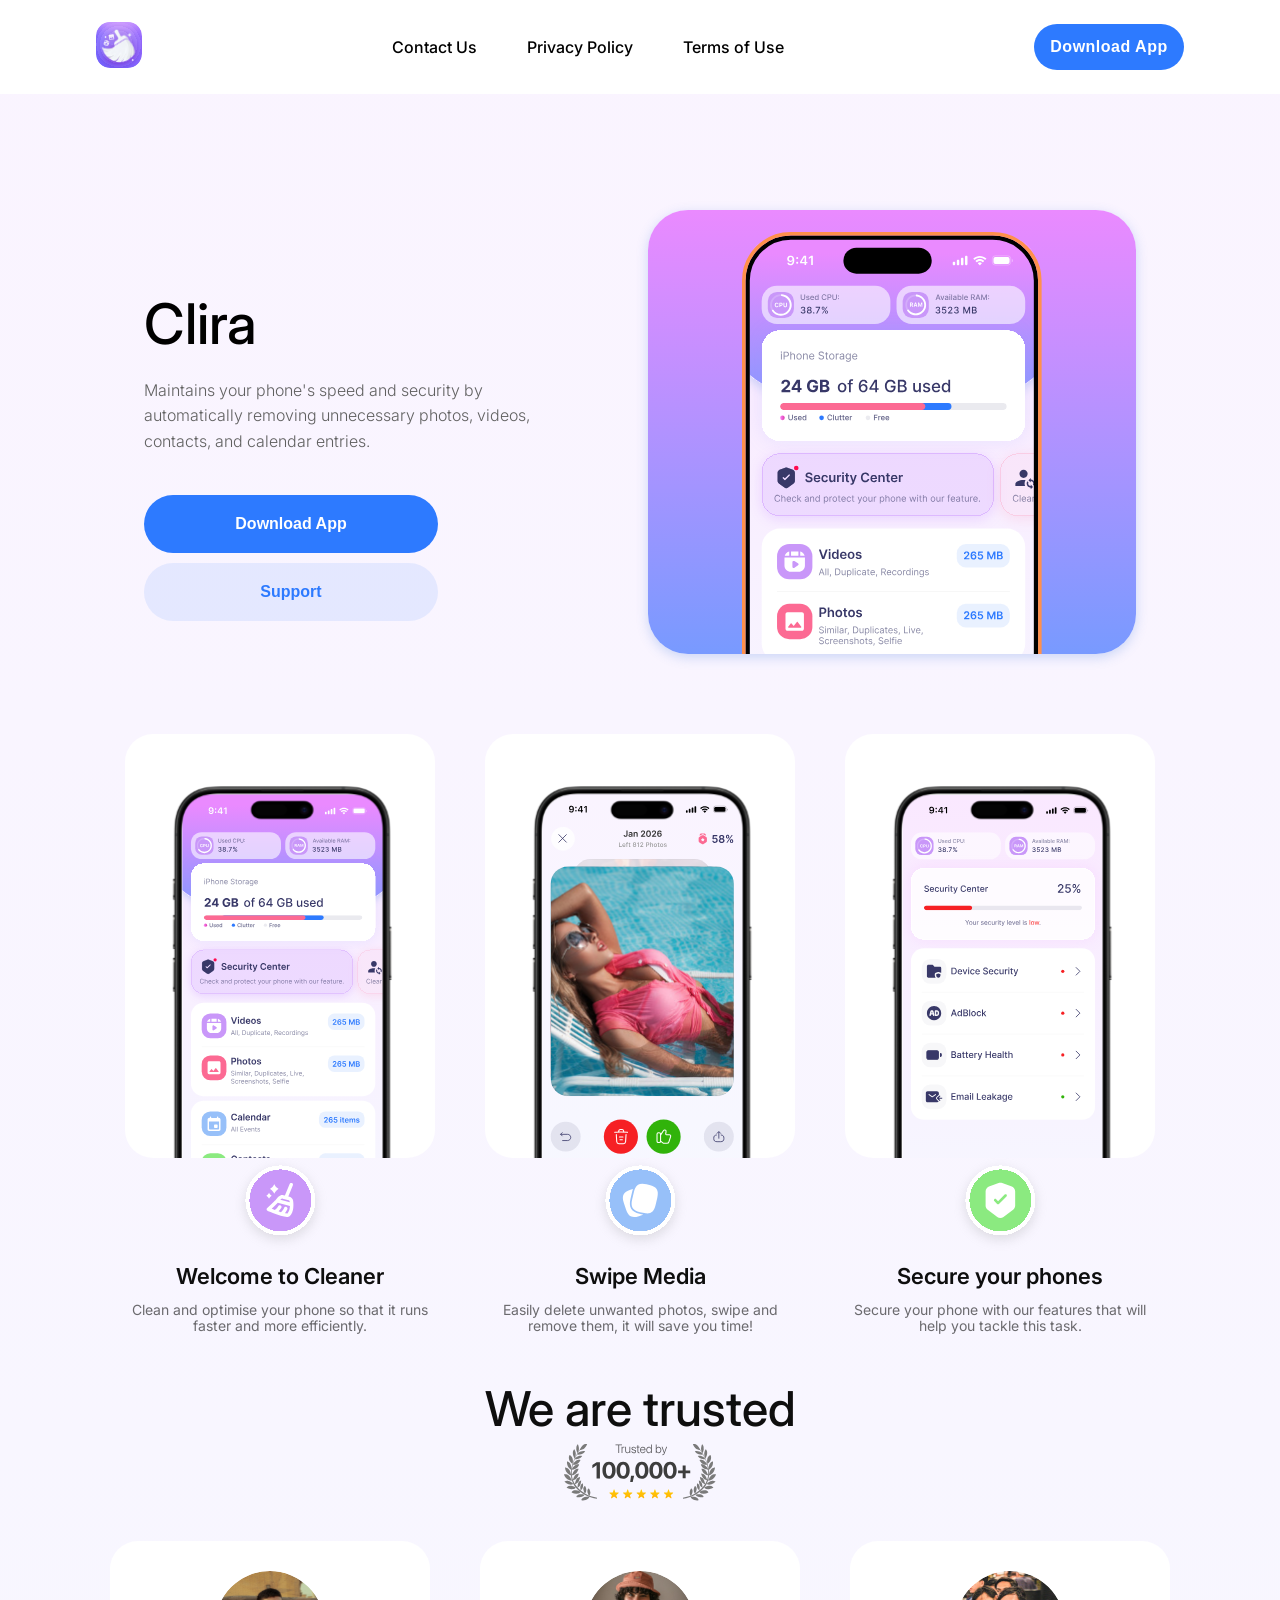
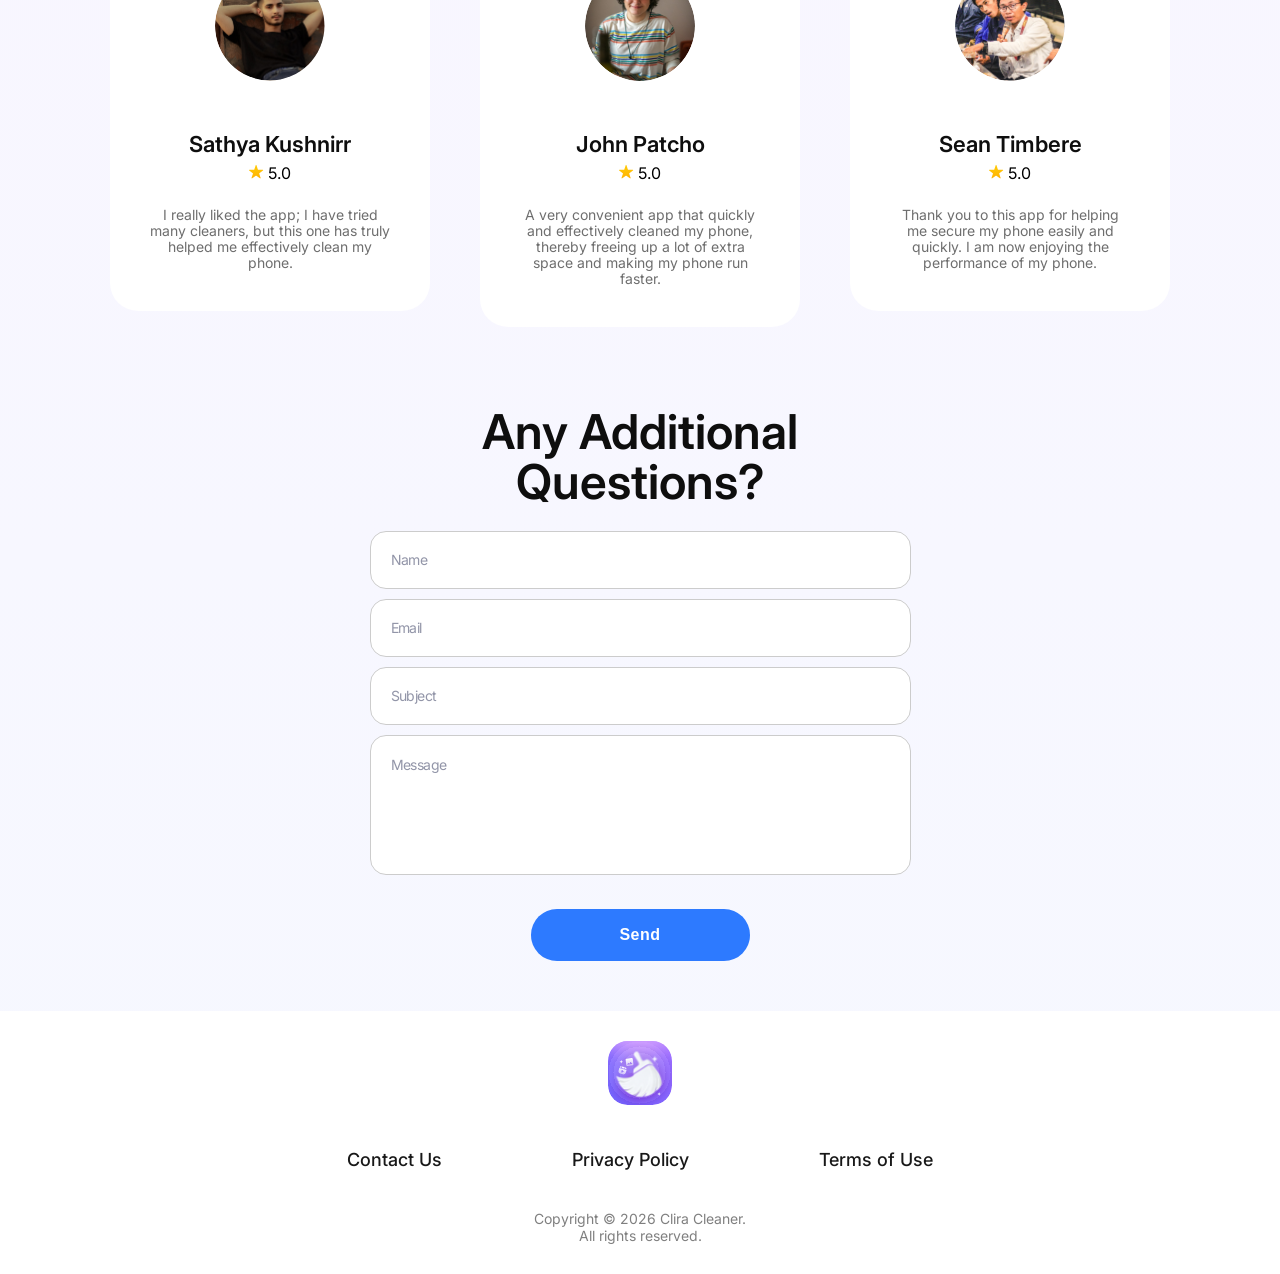
<file: index.html>
<!doctype html>
<html lang="en">

<head>
    <meta charset="UTF-8">
    <meta name="viewport"
        content="width=device-width, user-scalable=no, initial-scale=1.0, maximum-scale=1.0, minimum-scale=1.0">
    <meta http-equiv="X-UA-Compatible" content="ie=edge">
    <link rel="stylesheet" href="https://cdn.jsdelivr.net/npm/swiper@11/swiper-bundle.min.css"/>
    <link rel="stylesheet" href="css/style.css">
    <link rel="stylesheet" href="css/headerstyle.css">
    <link rel="stylesheet" href="css/hero.css">
    <link rel="stylesheet" href="css/screen-info.css">
    <link rel="stylesheet" href="css/reviews-blo%D1%81k.css">
    <link rel="stylesheet" href="css/Questions-support.css">
    <link rel="stylesheet" href="css/footerstyle.css">
    <link href="https://fonts.googleapis.com/css2?family=Inter:wght@400;500;600;700;800&display=swap" rel="stylesheet">
    <link rel="icon" type="image/png" href="assets/img/icon-logo-clira.svg">
    <title>Clira Cleaner</title>
</head>

<body>
        <header class="header">
            <div class="container-header">
                <div class="header-inner">
                    <a href="index.html">
                        <img src="assets/img/icon-logo-clira.svg" class="logo-menu" alt="Logo">
                    </a>
                    <nav class="header-nav">
                        <a href="#Questions-support">Contact Us</a>
                        <a href="clira-privacy-center.html">Privacy Policy</a>
                        <a href="terms-by-clira.html">Terms of Use</a>
                    </nav>
                    <button class="header-button" onclick="location.href='https://apps.apple.com/pl/app/clira-swipe-clean-media/id6766534338'">
                        Download App
                    </button>
                    
                        <img src="assets/img/menu-icon.png" class="menu-open" id="menuOpen" alt="Menu">
                    
                </div>
            </div>
        </header>
    
   <div class="mobile-menu" id="mobileMenu">

    <div class="mobile-menu-header">
        <img src="assets/img/icon-logo-clira.svg" class="mobile-logo" alt="Logo">
        <img src="assets/img/menu-icon-close.png" class="menu-close" id="menuClose" alt="Close">
    </div>

    <div class="mobile-menu-links">
        <a href="#Questions-support">Contact Us</a>
        <a href="clira-privacy-center.html">Privacy Policy</a>
        <a href="terms-by-clira.html">Terms of Use</a>
        <a href="#Questions-support">Contact Us</a>
    </div>

    <div class="mobile-menu-buttons">
        <button class="btn-primary" onclick="location.href='https://apps.apple.com/pl/app/clira-swipe-clean-media/id6766534338'">Download App</button>
        <button class="btn-secondary" onclick="location.href='index.html#Questions-support'">Support</button>
    </div>

</div>
    
    
    
<section class="hero">
  <div class="container hero-wrapper">

    <div class="hero-left">
      <h1 class="hero-title">Clira</h1>

      <p class="hero-text">
        Maintains your phone's speed and security by automatically removing unnecessary photos, videos, contacts, and calendar entries.
      </p>

      <div class="hero-buttons">
        <button class="btn-primary" onclick="location.href='https://apps.apple.com/pl/app/clira-swipe-clean-media/id6766534338'">Download App</button>
        <button class="btn-secondary" onclick="location.href='index.html#Questions-support'">Support</button>
      </div>
    </div>

    <div class="hero-right">
      <div class="hero-gradient">
        <img src="assets/img/iPhone%2017%20Pro.svg" alt="App preview" class="hero-phone">
      </div>
    </div>

  </div>
</section>
    
    <section class="screen-info">
        <div class="container">
            <div class="screen-wrapper">
                
                    <div class="screen-block">
                        <div class="screen-frame">
                            <div class="screen-foto">
                                <img src="assets/img/screen-one.svg" alt="">
                            </div>
                        </div>
                        <img src="assets/img/screen-el.svg" class="sreen-el">
                        <div class="images-icon-block-screen"> 
                        <img src="assets/img/icon-one.svg"> 
                        </div>
                        <div class="screen-block-title">Welcome to Cleaner</div>

                        <div class="screen-block-text">Clean and optimise your phone so that it runs faster and more efficiently.</div>
                    </div>
                
                    <div class="screen-block">
                        <div class="screen-frame">
                            <div class="screen-foto">
                                <img src="assets/img/screen-two.svg" alt="">
                            </div>
                        </div>
                        <img src="assets/img/screen-el.svg" class="sreen-el">
                        <div class="images-icon-block-screen"> 
                        <img src="assets/img/icon-two.svg"> 
                        </div>
                        <div class="screen-block-title">Swipe Media</div>

                        <div class="screen-block-text">Easily delete unwanted photos, swipe and remove them, it will save you time!</div>
                    </div>
                
                    <div class="screen-block">
                        <div class="screen-frame">
                            <div class="screen-foto">
                                <img src="assets/img/screen-tree.svg" alt="">
                            </div>
                        </div>
                        <img src="assets/img/screen-el.svg" class="sreen-el">
                        <div class="images-icon-block-screen"> 
                        <img src="assets/img/icon-tree.svg"> 
                        </div>
                        <div class="screen-block-title">Secure your phones</div>

                        <div class="screen-block-text">Secure your phone with our features that will help you tackle this task.</div>
                    </div>
                
              </div>
        </div>
    </section>

    <section class="reviews-bloсk" id="slider"> 
          
            <div class="swiper reviews-slider">
                <div class="reviews-tittle">We are trusted</div>
                <div class="reviews-tittle-img">
                <img src="assets/img/reviews.svg" > 
                </div>
              <div class="swiper-wrapper">
                <div class="swiper-slide">
                    <div class="slider-frame">
                        <div class="reviews-foto">
                            <img src="assets/img/Ellipse-foto-1.svg" alt="">
                        </div>
                          
                          <div class="slider-title">Sathya Kushnirr</div>
                          <div class="evaluation"> 
                              <img src="assets/img/Star.svg" class="star"> 
                              5.0
                          </div>
                          <div class="slider-text">I really liked the app; I have tried many cleaners, but this one has truly helped me effectively clean my phone.</div>
                     </div>
                  </div>

                <div class="swiper-slide">
                    <div class="slider-frame">
                        <div class="reviews-foto">
                            <img src="assets/img/Ellipse-foto-2.svg" alt="">
                        </div>
                          
                
                    <div class="slider-title">John Patcho</div>
                        <div class="evaluation"> 
                              <img src="assets/img/Star.svg" class="star"> 
                              5.0
                          </div>
                      <div class="slider-text">A very convenient app that quickly and effectively cleaned my phone, thereby freeing up a lot of extra space and making my phone run faster.</div>
                  </div>
                </div>
                <div class="swiper-slide">
                    <div class="slider-frame">
                        <div class="reviews-foto">
                            <img src="assets/img/Ellipse-foto-3.svg" alt="">
                        </div>
                          
                
                    <div class="slider-title">Sean Timbere</div>
                        <div class="evaluation"> 
                              <img src="assets/img/Star.svg" class="star"> 
                              5.0
                          </div>
                      <div class="slider-text">Thank you to this app for helping me secure my phone easily and quickly. I am now enjoying the performance of my phone.</div>
                    </div>
                </div>
                </div>

          </div>
    </section>
    
    <section id="Questions-support">
        <div class="Questions-container">
            <h2 class="section-Questions-title">
                Any Additional Questions?
            </h2>                
            <form id="contactForm" action="https://api.web3forms.com/submit" class="Questions" method="POST">
                <input type="hidden" name="access_key" value="e29c8e91-22a2-42bc-9dbe-1866f39705ba">

                <div class="Questions-group">
                    <input type="text" name="name" placeholder="Name" required>
                </div>
                <div class="Questions-group">
                    <input type="email" name="email" placeholder="Email" required>
                </div>
                <div class="Questions-group">
                    <input type="text" name="title" placeholder="Subject" required>
                </div>
                <div class="Questions-group">
                    <textarea name="description" placeholder="Message" required></textarea>
                </div>
                <div class="Questions-group">
                    <button type="submit">Send</button>
                </div>
            </form>
        </div>
    </section>
        
        <footer class="footer">
            <div class="footer-container">
                <div class="footer-content">             
                    <a href="index.html">
                        <img src="assets/img/icon-logo-clira.svg" class="footer-logo" alt="Clira logo">
                    </a>
                      <nav class="footer-links">
                        <a href="#Questions-support">Contact Us</a>
                        <a href="clira-privacy-center.html">Privacy Policy</a>
                        <a href="terms-by-clira.html">Terms of Use</a>
                      </nav>
                </div>
                <div class="copy-text">
                    Copyright © <script>document.write(new Date().getFullYear());</script> Clira Cleaner.<br> All rights reserved.
                </div>
            </div>
        </footer>
        
    <script src="https://code.jquery.com/jquery-3.7.1.js" integrity="sha256-eKhayi8LEQwp4NKxN+CfCh+3qOVUtJn3QNZ0TciWLP4=" crossorigin="anonymous"></script>
    <script src="https://web3forms.com/client/script.js" async defer></script>
    <script src="https://cdn.jsdelivr.net/npm/swiper@11/swiper-bundle.min.js"></script>
    <script src="js/main.js"></script>
</body>
</html>
</file>
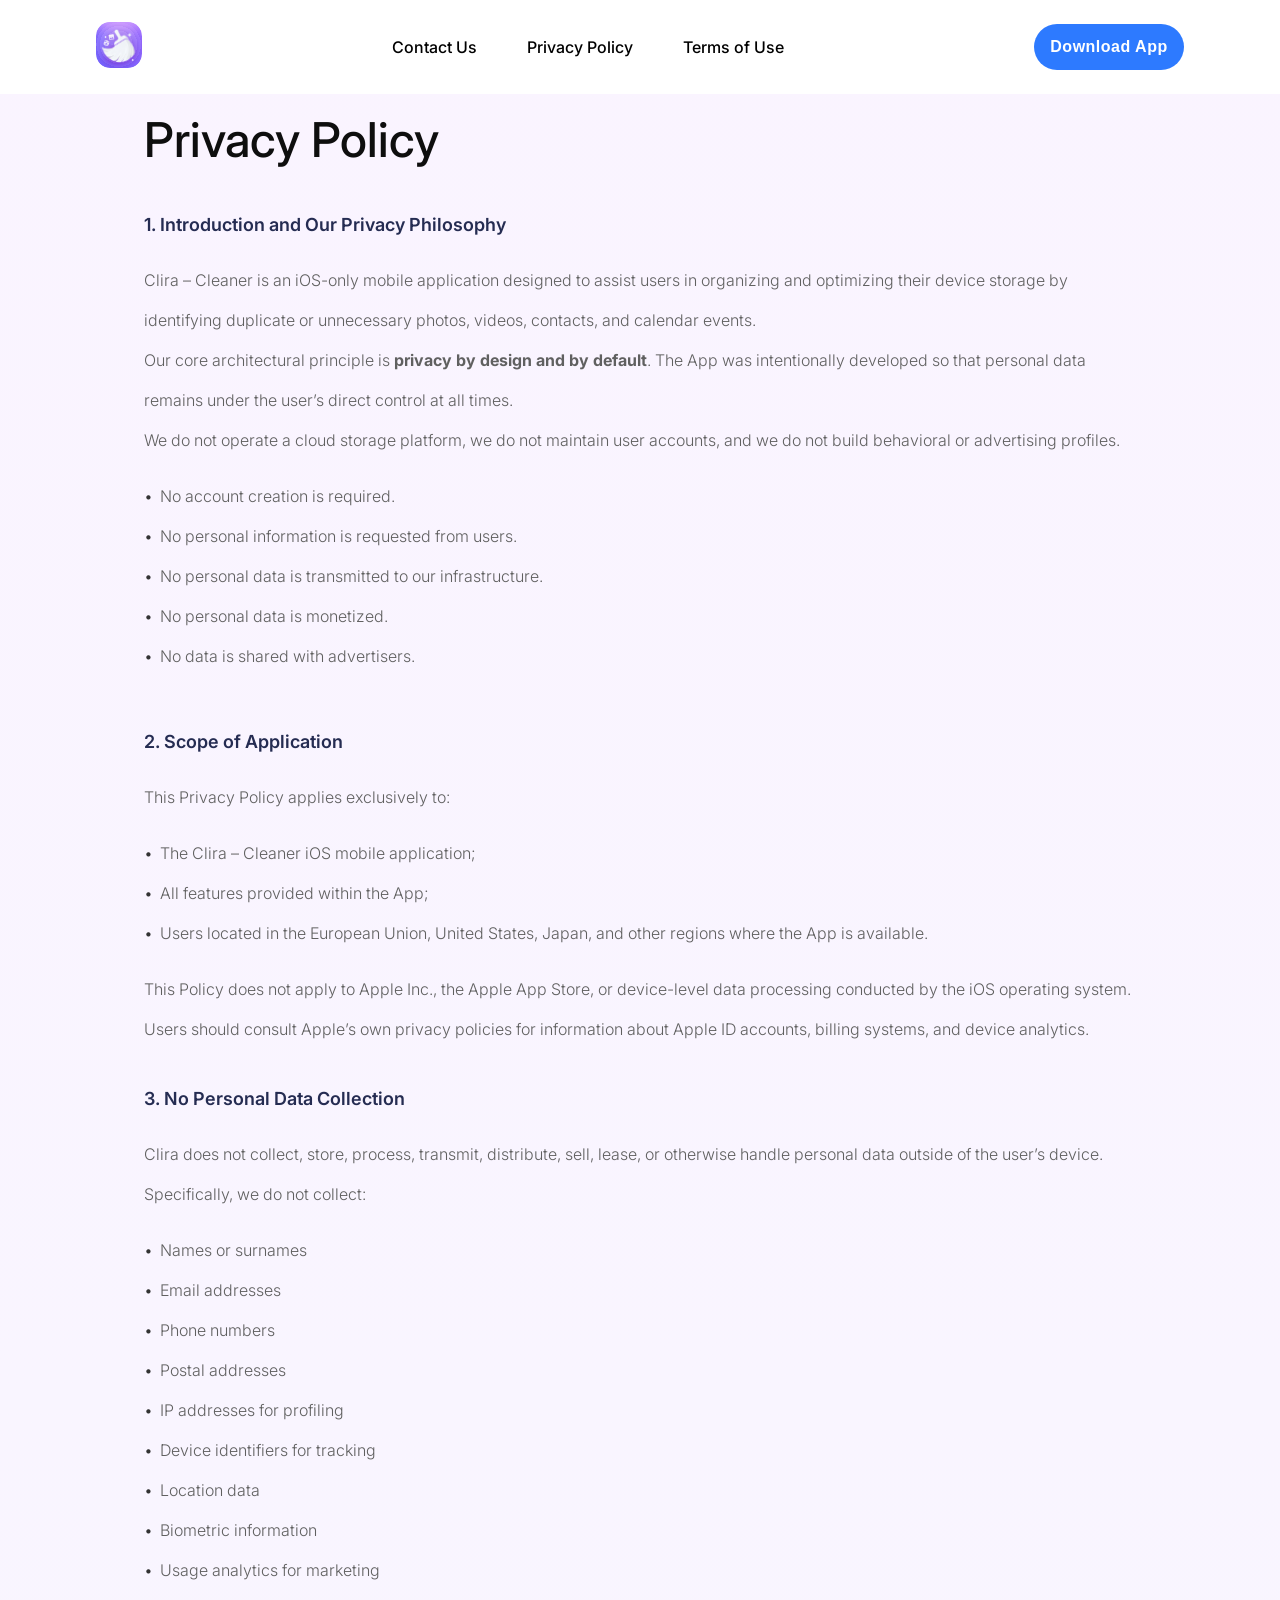
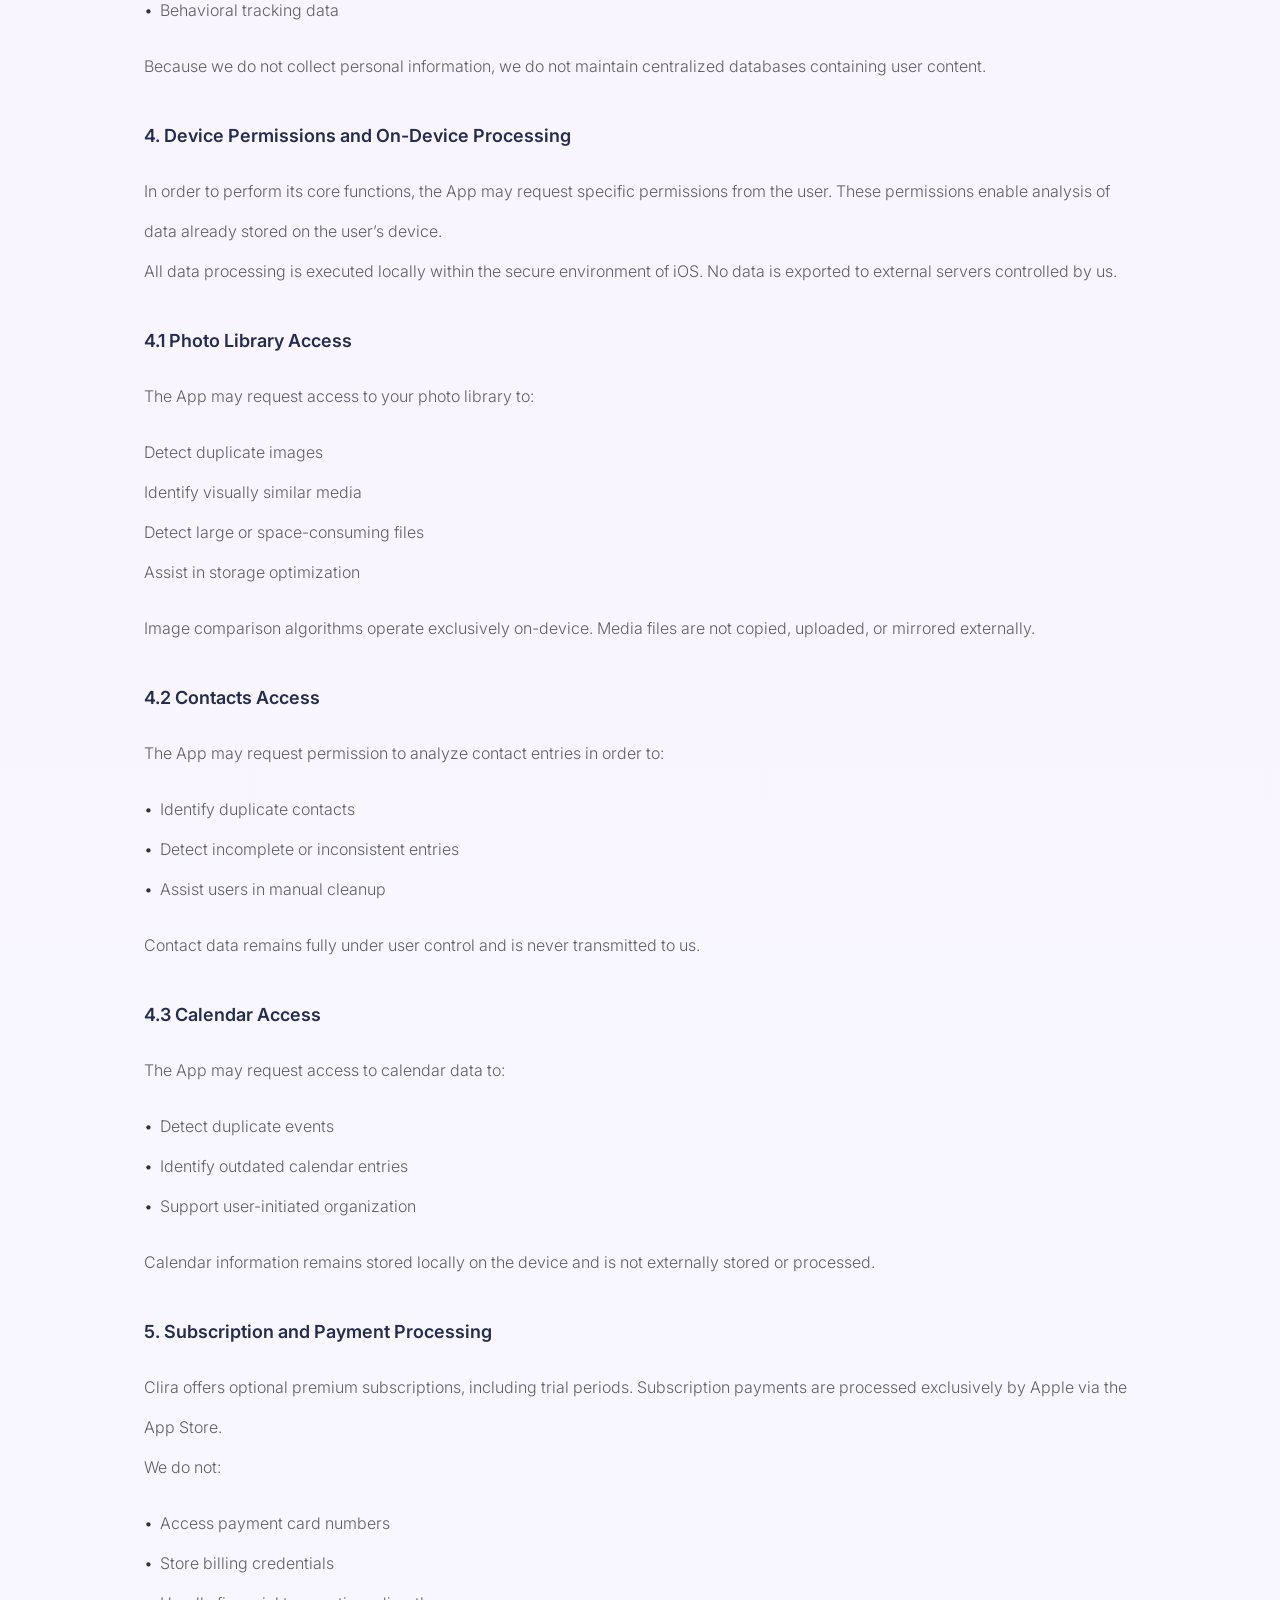
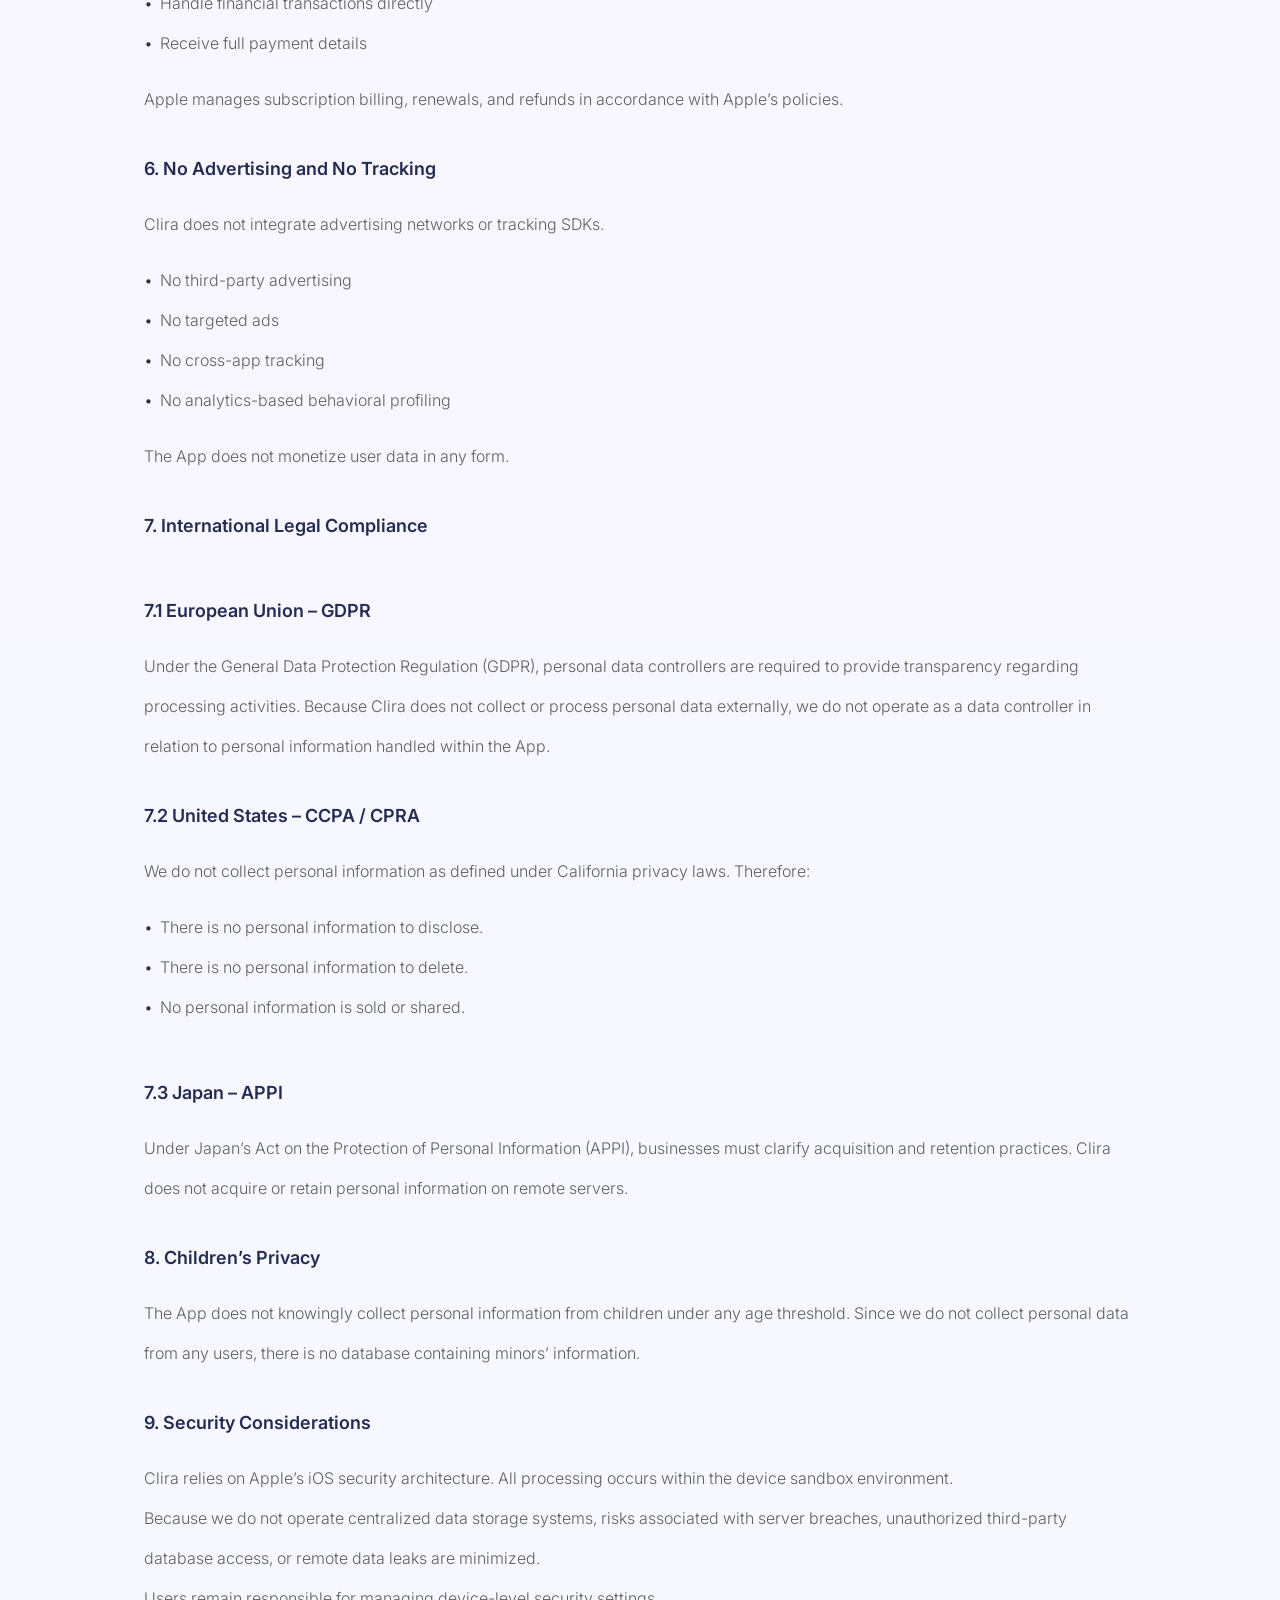
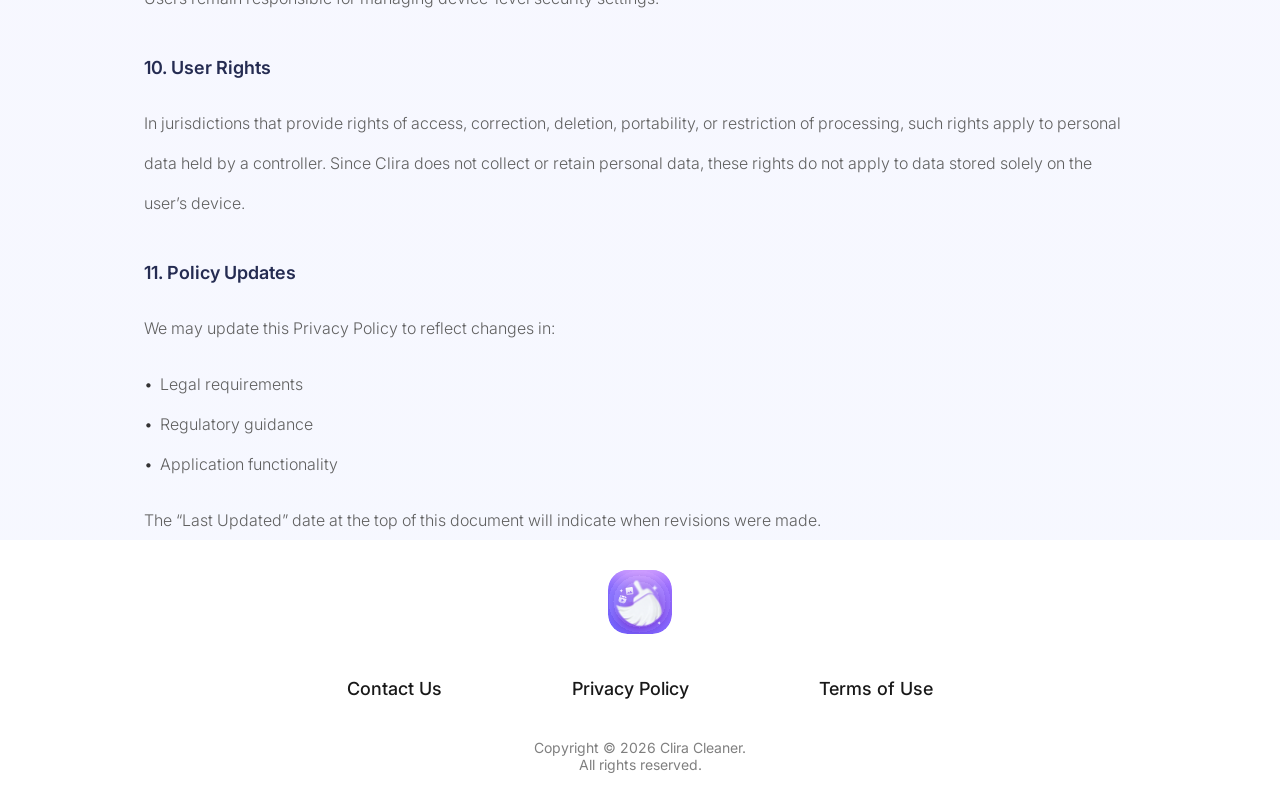
<file: clira-privacy-center.html>
<!doctype html>
<html lang="en">

<head>
    <meta charset="UTF-8">
    <meta name="viewport"
        content="width=device-width, user-scalable=no, initial-scale=1.0, maximum-scale=1.0, minimum-scale=1.0">
    <meta http-equiv="X-UA-Compatible" content="ie=edge">
    <link rel="stylesheet" href="https://cdn.jsdelivr.net/npm/swiper@11/swiper-bundle.min.css"/>
    <link rel="stylesheet" href="css/style.css">
    <link rel="stylesheet" href="css/headerstyle.css">
    <link rel="stylesheet" href="css/hero.css">
    <link rel="stylesheet" href="css/screen-info.css">
    <link rel="stylesheet" href="css/reviews-blo%D1%81k.css">
    <link rel="stylesheet" href="css/Questions-support.css">
    <link rel="stylesheet" href="css/footerstyle.css">
    <link rel="stylesheet" href="css/terms-privacy.css">
    <link href="https://fonts.googleapis.com/css2?family=Inter:wght@300;400;500;600;700;800&display=swap" rel="stylesheet">
    <link rel="icon" type="image/png" href="assets/img/icon-logo-clira.svg">
    <title>Clira Cleaner</title>
</head>

<body>
        <header class="header">
            <div class="container-header">
                <div class="header-inner">
                    <a href="index.html">
                        <img src="assets/img/icon-logo-clira.svg" class="logo-menu" alt="Logo">
                    </a>
                    <nav class="header-nav">
                        <a href="index.html#Questions-support">Contact Us</a>
                        <a href="clira-privacy-center.html">Privacy Policy</a>
                        <a href="terms-by-clira.html">Terms of Use</a>
                    </nav>
                    <button class="header-button" onclick="location.href='https://apps.apple.com/pl/app/clira-swipe-clean-media/id6766534338'">
                        Download App
                    </button>
                <img src="assets/img/menu-icon.png" class="menu-open" id="menuOpen" alt="Menu">
                    
                </div>
            </div>
        </header>
    
   <div class="mobile-menu" id="mobileMenu">

    <div class="mobile-menu-header">
        <img src="assets/img/icon-logo-clira.svg" class="mobile-logo" alt="Logo">
        <img src="assets/img/menu-icon-close.png" class="menu-close" id="menuClose" alt="Close">
    </div>

    <div class="mobile-menu-links">
        <a href="index.html#Questions-support">Contact Us</a>
        <a href="clira-privacy-center.html">Privacy Policy</a>
        <a href="terms-by-clira.html">Terms of Use</a>
        <a href="index.html#Questions-support">Contact Us</a>
    </div>

    <div class="mobile-menu-buttons">
        <button class="btn-primary" onclick="location.href='https://apps.apple.com/pl/app/clira-swipe-clean-media/id6766534338'">Download App</button>
        <button class="btn-secondary" onclick="location.href='index.html#Questions-support'">Support</button>
    </div>

</div>
    <div class="container-terms-privacy">

<h1 class="section-title-terms-privacy">Privacy Policy</h1>


<h2 class="section-subtitle-terms-privacy">1. Introduction and Our Privacy Philosophy</h2>

<p class="section-text-terms-privacy">
Clira – Cleaner is an iOS-only mobile application designed to assist users in organizing and optimizing their device storage by identifying duplicate or unnecessary photos, videos, contacts, and calendar events.
</p>

<p class="section-text-terms-privacy">
Our core architectural principle is <strong>privacy by design and by default</strong>. The App was intentionally developed so that personal data remains under the user’s direct control at all times.
</p>

<p class="section-text-terms-privacy">
We do not operate a cloud storage platform, we do not maintain user accounts, and we do not build behavioral or advertising profiles.
</p>

<ul class="ul-t-p">
<li class="section-text-terms-privacy">No account creation is required.</li>
<li class="section-text-terms-privacy">No personal information is requested from users.</li>
<li class="section-text-terms-privacy">No personal data is transmitted to our infrastructure.</li>
<li class="section-text-terms-privacy">No personal data is monetized.</li>
<li class="section-text-terms-privacy">No data is shared with advertisers.</li>
</ul>

<h2 class="section-subtitle-terms-privacy">2. Scope of Application</h2>

<p class="section-text-terms-privacy">
This Privacy Policy applies exclusively to:
</p>

<ul class="ul-t-p">
<li class="section-text-terms-privacy">The Clira – Cleaner iOS mobile application;</li>
<li class="section-text-terms-privacy">All features provided within the App;</li>
<li class="section-text-terms-privacy">Users located in the European Union, United States, Japan, and other regions where the App is available.</li>
</ul>

<p class="section-text-terms-privacy">
This Policy does not apply to Apple Inc., the Apple App Store, or device-level data processing conducted by the iOS operating system.
Users should consult Apple’s own privacy policies for information about Apple ID accounts, billing systems, and device analytics.
</p>


<h2 class="section-subtitle-terms-privacy">3. No Personal Data Collection</h2>

<p class="section-text-terms-privacy">
Clira does not collect, store, process, transmit, distribute, sell, lease, or otherwise handle personal data outside of the user’s device.
</p>

<p class="section-text-terms-privacy">
Specifically, we do not collect:
</p>

<ul class="ul-t-p">
<li class="section-text-terms-privacy">Names or surnames</li>
<li class="section-text-terms-privacy">Email addresses</li>
<li class="section-text-terms-privacy">Phone numbers</li>
<li class="section-text-terms-privacy">Postal addresses</li>
<li class="section-text-terms-privacy">IP addresses for profiling</li>
<li class="section-text-terms-privacy">Device identifiers for tracking</li>
<li class="section-text-terms-privacy">Location data</li>
<li class="section-text-terms-privacy">Biometric information</li>
<li class="section-text-terms-privacy">Usage analytics for marketing</li>
<li class="section-text-terms-privacy">Behavioral tracking data</li>
</ul>

<p class="section-text-terms-privacy">
Because we do not collect personal information, we do not maintain centralized databases containing user content.
</p>


<h2 class="section-subtitle-terms-privacy">4. Device Permissions and On-Device Processing</h2>

<p class="section-text-terms-privacy">
In order to perform its core functions, the App may request specific permissions from the user. These permissions enable analysis of data already stored on the user’s device.
</p>

<p class="section-text-terms-privacy">
All data processing is executed locally within the secure environment of iOS. No data is exported to external servers controlled by us.
</p>

<h3 class="section-subtitle-terms-privacy">4.1 Photo Library Access</h3>

<p class="section-text-terms-privacy">The App may request access to your photo library to:</p>

<ul>
<li class="section-text-terms-privacy">Detect duplicate images</li>
<li class="section-text-terms-privacy">Identify visually similar media</li>
<li class="section-text-terms-privacy">Detect large or space-consuming files</li>
<li class="section-text-terms-privacy">Assist in storage optimization</li>
</ul>

<p class="section-text-terms-privacy">
Image comparison algorithms operate exclusively on-device. Media files are not copied, uploaded, or mirrored externally.
</p>

<h3 class="section-subtitle-terms-privacy">4.2 Contacts Access</h3>

<p class="section-text-terms-privacy">The App may request permission to analyze contact entries in order to:</p>

<ul class="ul-t-p">
<li class="section-text-terms-privacy">Identify duplicate contacts</li>
<li class="section-text-terms-privacy">Detect incomplete or inconsistent entries</li>
<li class="section-text-terms-privacy">Assist users in manual cleanup</li>
</ul>

<p class="section-text-terms-privacy">
Contact data remains fully under user control and is never transmitted to us.
</p>

<h3 class="section-subtitle-terms-privacy">4.3 Calendar Access</h3>

<p class="section-text-terms-privacy">The App may request access to calendar data to:</p>

<ul class="ul-t-p">
<li class="section-text-terms-privacy">Detect duplicate events</li>
<li class="section-text-terms-privacy">Identify outdated calendar entries</li>
<li class="section-text-terms-privacy">Support user-initiated organization</li>
</ul>

<p class="section-text-terms-privacy">
Calendar information remains stored locally on the device and is not externally stored or processed.
</p>


<h2 class="section-subtitle-terms-privacy">5. Subscription and Payment Processing</h2>

<p class="section-text-terms-privacy">
Clira offers optional premium subscriptions, including trial periods. Subscription payments are processed exclusively by Apple via the App Store.
</p>

<p class="section-text-terms-privacy">
We do not:
</p>

<ul class="ul-t-p">
<li class="section-text-terms-privacy">Access payment card numbers</li>
<li class="section-text-terms-privacy">Store billing credentials</li>
<li class="section-text-terms-privacy">Handle financial transactions directly</li>
<li class="section-text-terms-privacy">Receive full payment details</li>
</ul>

<p class="section-text-terms-privacy">
Apple manages subscription billing, renewals, and refunds in accordance with Apple’s policies.
</p>


<h2 class="section-subtitle-terms-privacy">6. No Advertising and No Tracking</h2>

<p class="section-text-terms-privacy">
Clira does not integrate advertising networks or tracking SDKs.
</p>

<ul class="ul-t-p">
<li class="section-text-terms-privacy">No third-party advertising</li>
<li class="section-text-terms-privacy">No targeted ads</li>
<li class="section-text-terms-privacy">No cross-app tracking</li>
<li class="section-text-terms-privacy">No analytics-based behavioral profiling</li>
</ul>

<p class="section-text-terms-privacy">
The App does not monetize user data in any form.
</p>


<h2 class="section-subtitle-terms-privacy">7. International Legal Compliance</h2>

<h3 class="section-subtitle-terms-privacy">7.1 European Union – GDPR</h3>

<p class="section-text-terms-privacy">
Under the General Data Protection Regulation (GDPR), personal data controllers are required to provide transparency regarding processing activities.
Because Clira does not collect or process personal data externally, we do not operate as a data controller in relation to personal information handled within the App.
</p>

<h3 class="section-subtitle-terms-privacy">7.2 United States – CCPA / CPRA</h3>

<p class="section-text-terms-privacy">
We do not collect personal information as defined under California privacy laws. Therefore:
</p>

<ul class="ul-t-p">
<li class="section-text-terms-privacy">There is no personal information to disclose.</li>
<li class="section-text-terms-privacy">There is no personal information to delete.</li>
<li class="section-text-terms-privacy">No personal information is sold or shared.</li>
</ul>

<h3 class="section-subtitle-terms-privacy">7.3 Japan – APPI</h3>

<p class="section-text-terms-privacy">
Under Japan’s Act on the Protection of Personal Information (APPI), businesses must clarify acquisition and retention practices.
Clira does not acquire or retain personal information on remote servers.
</p>


<h2 class="section-subtitle-terms-privacy">8. Children’s Privacy</h2>

<p class="section-text-terms-privacy">
The App does not knowingly collect personal information from children under any age threshold.
Since we do not collect personal data from any users, there is no database containing minors’ information.
</p>


<h2 class="section-subtitle-terms-privacy">9. Security Considerations</h2>

<p class="section-text-terms-privacy">
Clira relies on Apple’s iOS security architecture. All processing occurs within the device sandbox environment.
</p>

<p class="section-text-terms-privacy">
Because we do not operate centralized data storage systems, risks associated with server breaches, unauthorized third-party database access, or remote data leaks are minimized.
</p>

<p class="section-text-terms-privacy">
Users remain responsible for managing device-level security settings.
</p>


<h2 class="section-subtitle-terms-privacy">10. User Rights</h2>

<p class="section-text-terms-privacy">
In jurisdictions that provide rights of access, correction, deletion, portability, or restriction of processing, such rights apply to personal data held by a controller.
Since Clira does not collect or retain personal data, these rights do not apply to data stored solely on the user’s device.
</p>


<h2 class="section-subtitle-terms-privacy">11. Policy Updates</h2>

<p class="section-text-terms-privacy">
We may update this Privacy Policy to reflect changes in:
</p>

<ul class="ul-t-p">
<li class="section-text-terms-privacy">Legal requirements</li>
<li class="section-text-terms-privacy">Regulatory guidance</li>
<li class="section-text-terms-privacy">Application functionality</li>
</ul>

<p class="section-text-terms-privacy">
The “Last Updated” date at the top of this document will indicate when revisions were made.
</p>
    </div>
    
    

        
        <footer class="footer">
            <div class="footer-container">
                <div class="footer-content">             
                    <a href="index.html">
                        <img src="assets/img/icon-logo-clira.svg" class="footer-logo" alt="Clira logo">
                    </a>
                      <nav class="footer-links">
                        <a href="index.html#Questions-support">Contact Us</a>
                        <a href="clira-privacy-center.html">Privacy Policy</a>
                        <a href="terms-by-clira.html">Terms of Use</a>
                      </nav>
                </div>
                <div class="copy-text">
                    Copyright © <script>document.write(new Date().getFullYear());</script> Clira Cleaner.<br> All rights reserved.
                </div>
            </div>
        </footer>
        
    <script src="https://code.jquery.com/jquery-3.7.1.js" integrity="sha256-eKhayi8LEQwp4NKxN+CfCh+3qOVUtJn3QNZ0TciWLP4=" crossorigin="anonymous"></script>
    <script src="https://web3forms.com/client/script.js" async defer></script>
    <script src="https://cdn.jsdelivr.net/npm/swiper@11/swiper-bundle.min.js"></script>
    <script src="js/main.js"></script>
</body>
</html>
</file>
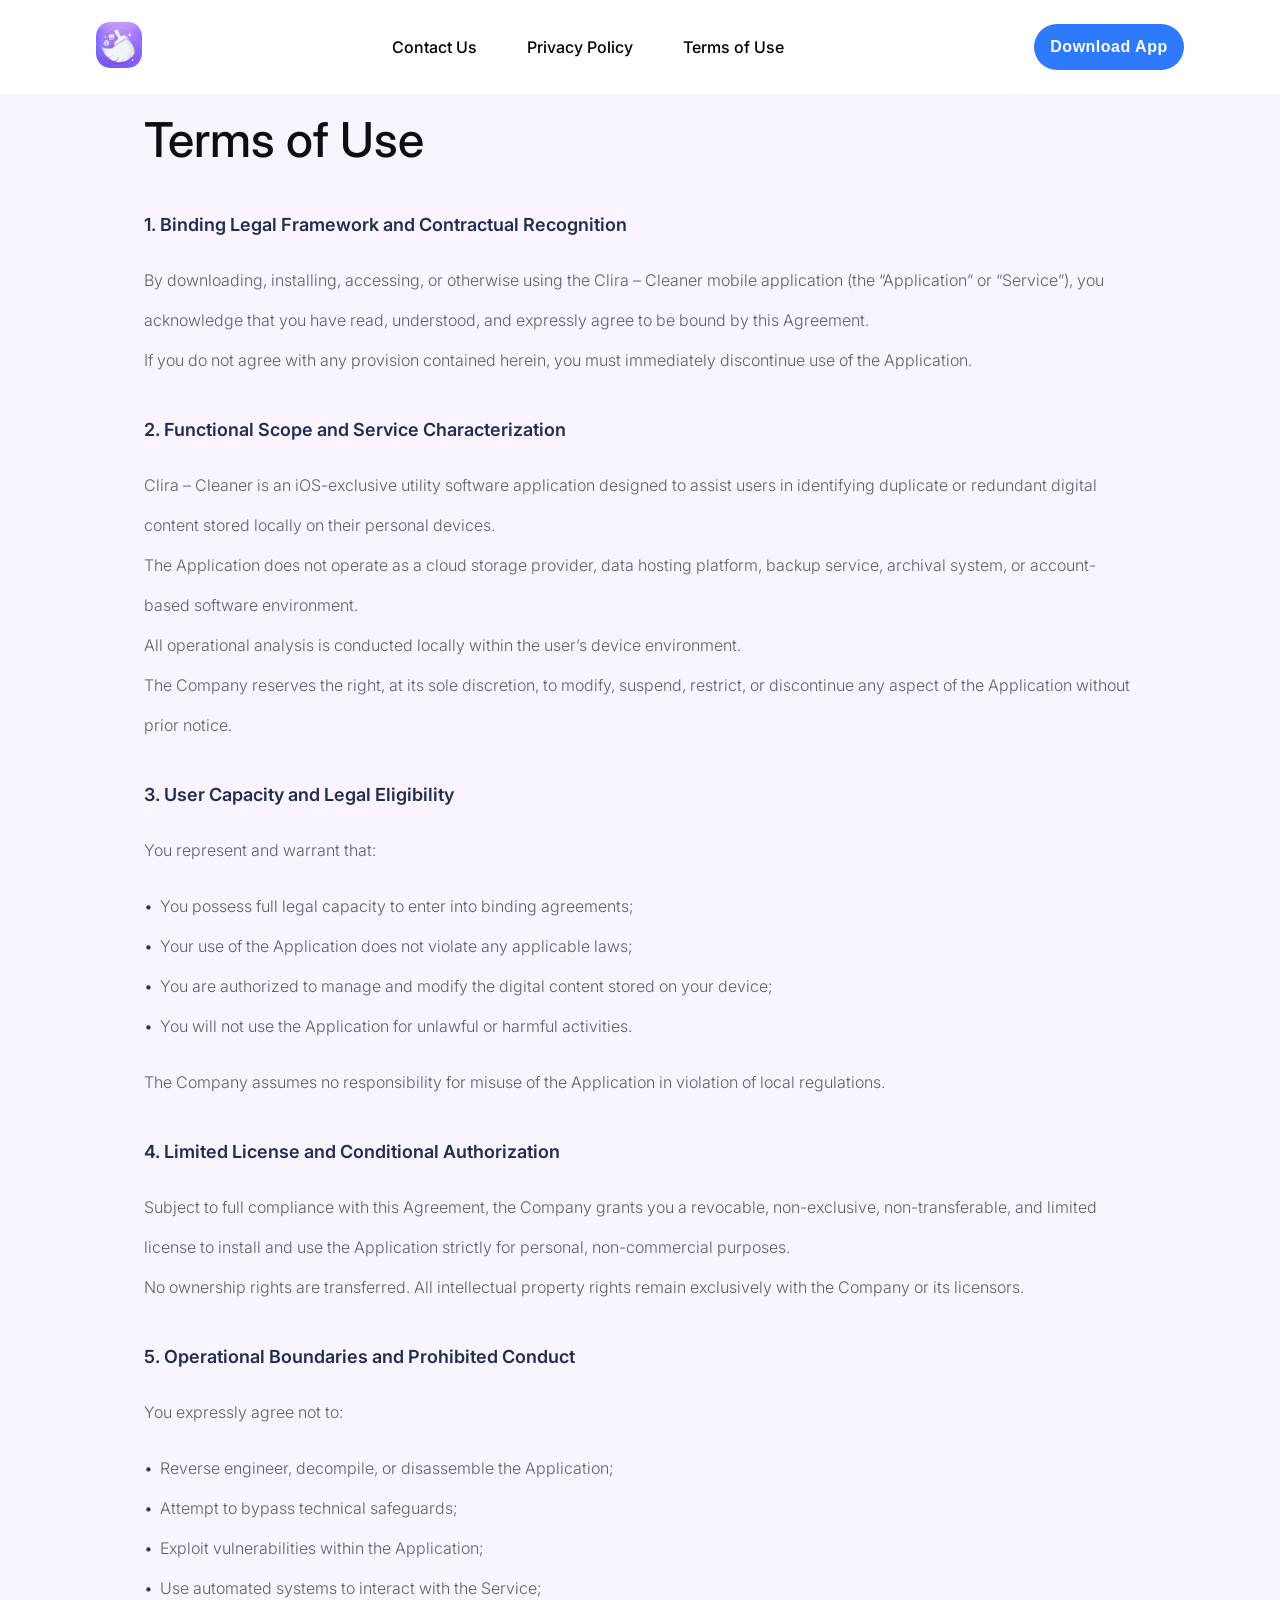
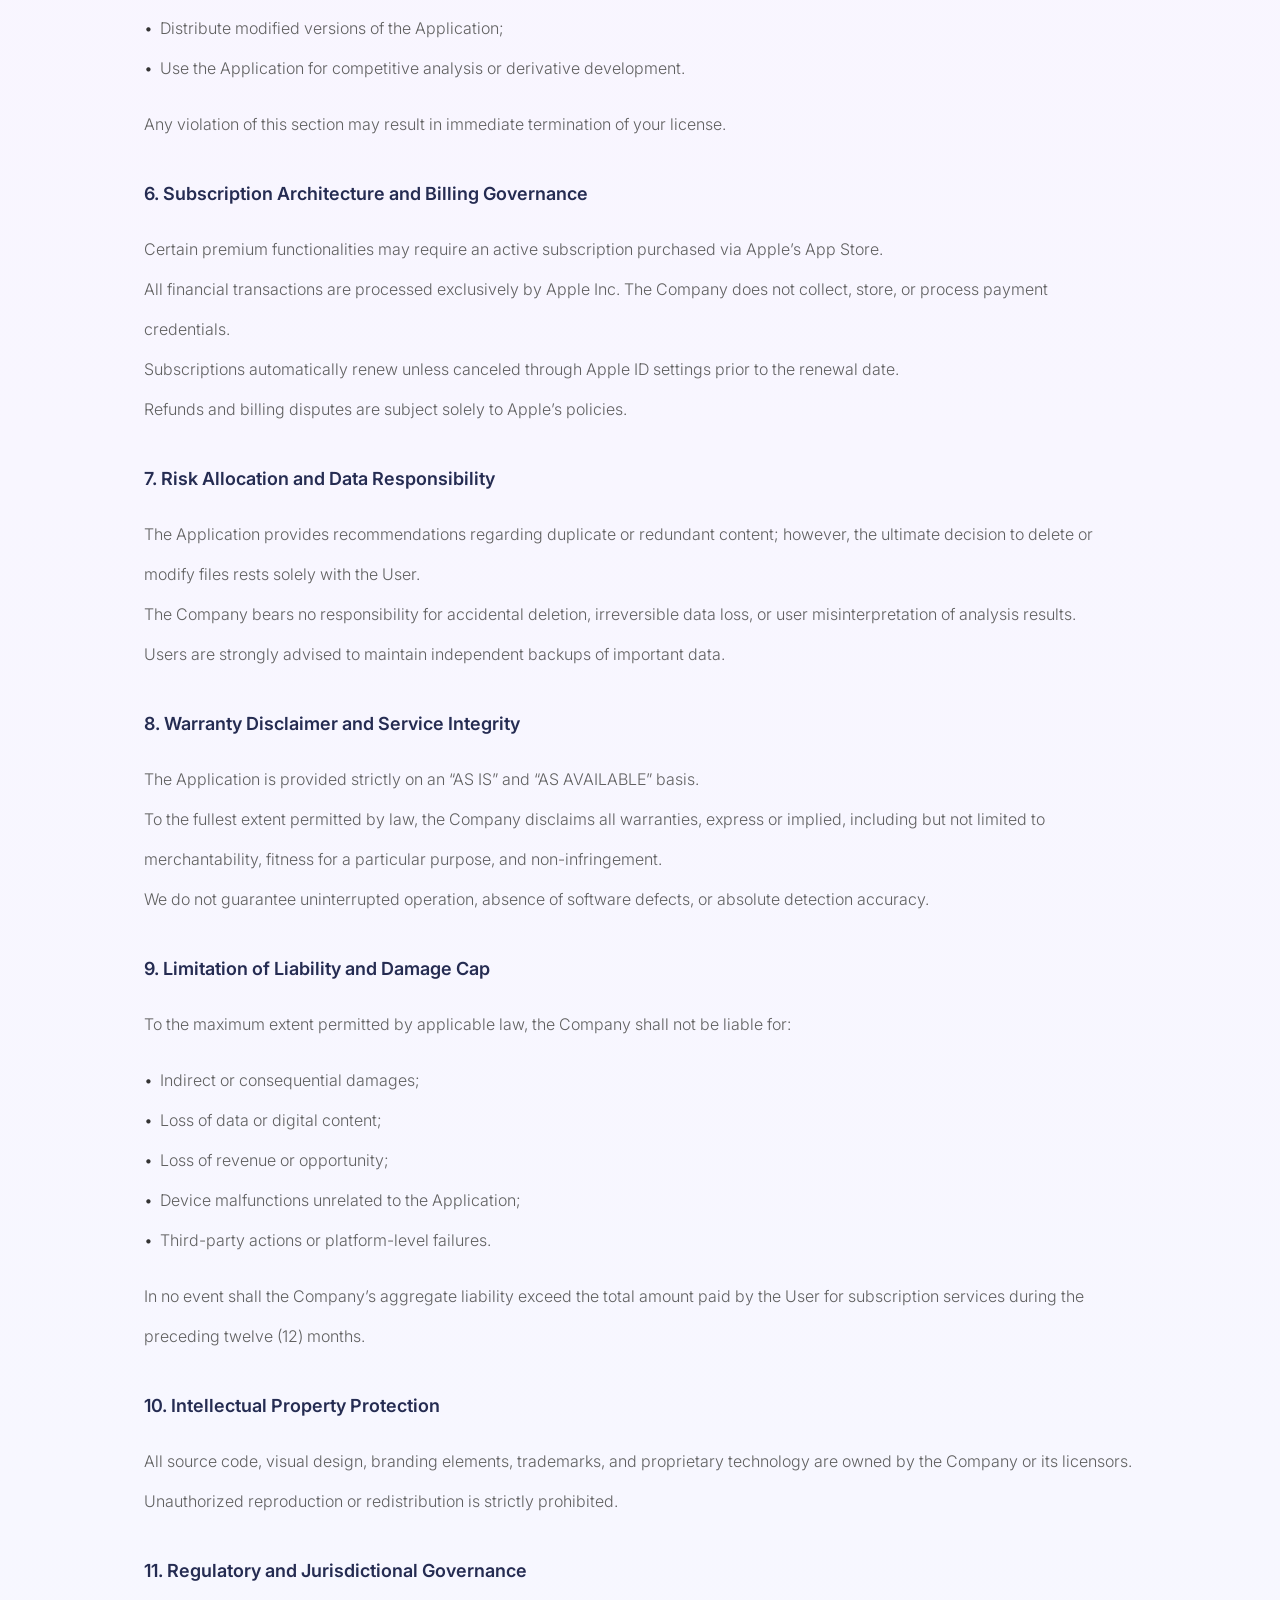
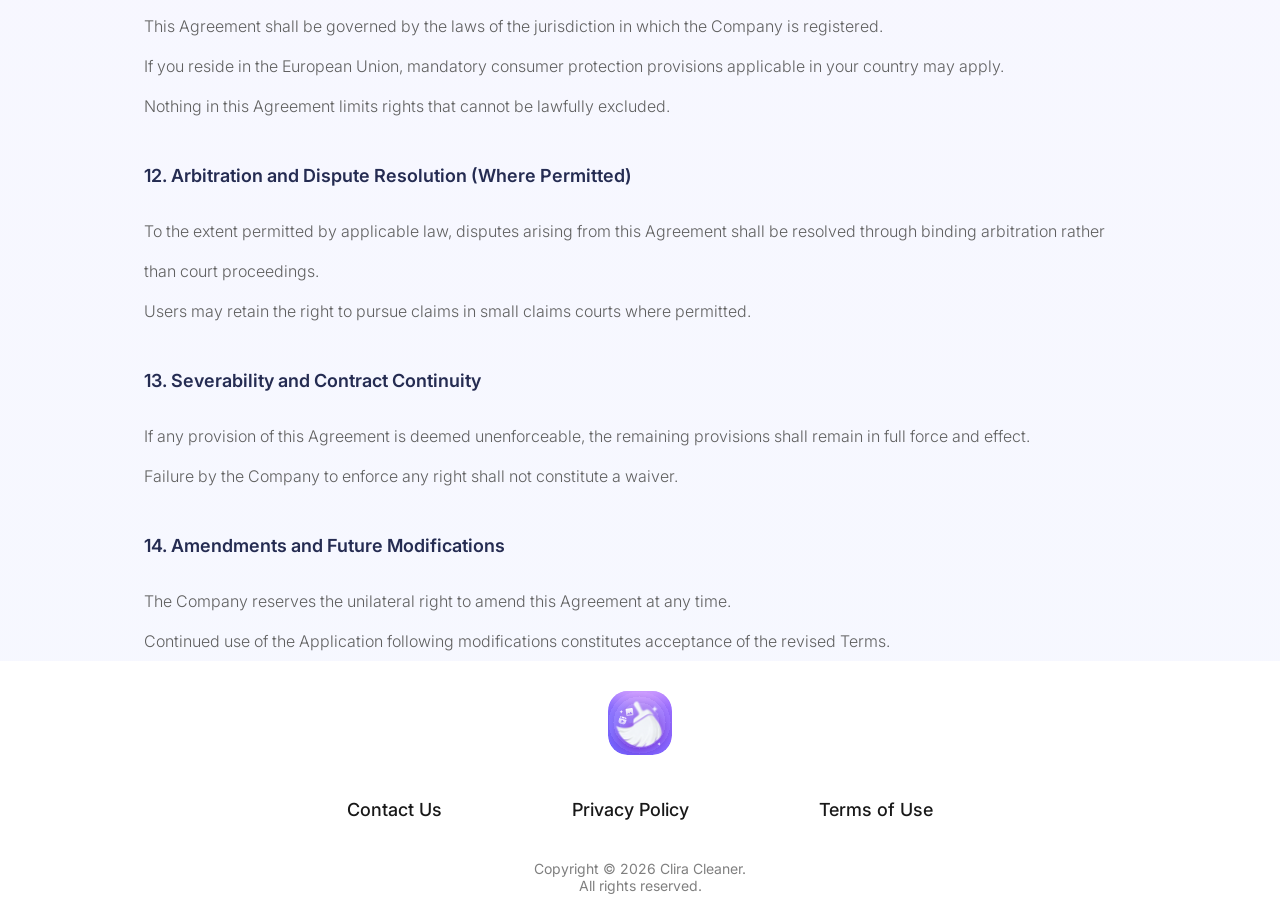
<file: terms-by-clira.html>
<!doctype html>
<html lang="en">

<head>
    <meta charset="UTF-8">
    <meta name="viewport"
        content="width=device-width, user-scalable=no, initial-scale=1.0, maximum-scale=1.0, minimum-scale=1.0">
    <meta http-equiv="X-UA-Compatible" content="ie=edge">
    <link rel="stylesheet" href="https://cdn.jsdelivr.net/npm/swiper@11/swiper-bundle.min.css"/>
    <link rel="stylesheet" href="css/style.css">
    <link rel="stylesheet" href="css/headerstyle.css">
    <link rel="stylesheet" href="css/hero.css">
    <link rel="stylesheet" href="css/screen-info.css">
    <link rel="stylesheet" href="css/reviews-blo%D1%81k.css">
    <link rel="stylesheet" href="css/Questions-support.css">
    <link rel="stylesheet" href="css/footerstyle.css">
    <link rel="stylesheet" href="css/terms-privacy.css">
    <link href="https://fonts.googleapis.com/css2?family=Inter:wght@400;500;600;700;800&display=swap" rel="stylesheet">
    <link rel="icon" type="image/png" href="assets/img/icon-logo-clira.svg">
    <title>Clira Cleaner</title>
</head>

<body>
        <header class="header">
            <div class="container-header">
                <div class="header-inner">
                    <a href="index.html">
                        <img src="assets/img/icon-logo-clira.svg" class="logo-menu" alt="Logo">
                    </a>
                    <nav class="header-nav">
                        <a href="index.html#Questions-support">Contact Us</a>
                        <a href="clira-privacy-center.html">Privacy Policy</a>
                        <a href="terms-by-clira.html">Terms of Use</a>
                    </nav>
<button class="header-button" onclick="location.href='https://apps.apple.com/pl/app/clira-swipe-clean-media/id6766534338'">
                        Download App
                    </button>
                <img src="assets/img/menu-icon.png" class="menu-open" id="menuOpen" alt="Menu">
                    
                </div>
            </div>
        </header>
    
   <div class="mobile-menu" id="mobileMenu">

    <div class="mobile-menu-header">
        <img src="assets/img/icon-logo-clira.svg" class="mobile-logo" alt="Logo">
        <img src="assets/img/menu-icon-close.png" class="menu-close" id="menuClose" alt="Close">
    </div>

    <div class="mobile-menu-links">
        <a href="index.html#Questions-support">Contact Us</a>
        <a href="clira-privacy-center.html">Privacy Policy</a>
        <a href="terms-by-clira.html">Terms of Use</a>
        <a href="index.html#Questions-support">Contact Us</a>
    </div>

    <div class="mobile-menu-buttons">
        <button class="btn-primary" onclick="location.href='https://apps.apple.com/pl/app/clira-swipe-clean-media/id6766534338'">Download App</button>
        <button class="btn-secondary" onclick="location.href='index.html#Questions-support'">Support</button>
    </div>

</div>
    
    <div class="container-terms-privacy">

<h1 class="section-title-terms-privacy">Terms of Use</h1>


<h2 class="section-subtitle-terms-privacy">1. Binding Legal Framework and Contractual Recognition</h2>


<p class="section-text-terms-privacy">
By downloading, installing, accessing, or otherwise using the Clira – Cleaner mobile application (the “Application” or “Service”), you acknowledge that you have read, understood, and expressly agree to be bound by this Agreement.
</p>

<p class="section-text-terms-privacy">
If you do not agree with any provision contained herein, you must immediately discontinue use of the Application.
</p>


<h2 class="section-subtitle-terms-privacy">2. Functional Scope and Service Characterization</h2>

<p class="section-text-terms-privacy">
Clira – Cleaner is an iOS-exclusive utility software application designed to assist users in identifying duplicate or redundant digital content stored locally on their personal devices.
</p>

<p class="section-text-terms-privacy">
The Application does not operate as a cloud storage provider, data hosting platform, backup service, archival system, or account-based software environment.
</p>

<p class="section-text-terms-privacy">
All operational analysis is conducted locally within the user’s device environment.
</p>

<p class="section-text-terms-privacy">
The Company reserves the right, at its sole discretion, to modify, suspend, restrict, or discontinue any aspect of the Application without prior notice.
</p>


<h2 class="section-subtitle-terms-privacy">3. User Capacity and Legal Eligibility</h2>

<p class="section-text-terms-privacy">
You represent and warrant that:
</p>

<ul class="ul-t-p">
<li class="section-text-terms-privacy">You possess full legal capacity to enter into binding agreements;</li>
<li class="section-text-terms-privacy">Your use of the Application does not violate any applicable laws;</li>
<li class="section-text-terms-privacy">You are authorized to manage and modify the digital content stored on your device;</li>
<li class="section-text-terms-privacy">You will not use the Application for unlawful or harmful activities.</li>
</ul>

<p class="section-text-terms-privacy">
The Company assumes no responsibility for misuse of the Application in violation of local regulations.
</p>


<h2 class="section-subtitle-terms-privacy">4. Limited License and Conditional Authorization</h2>

<p class="section-text-terms-privacy">
Subject to full compliance with this Agreement, the Company grants you a revocable, non-exclusive, non-transferable, and limited license to install and use the Application strictly for personal, non-commercial purposes.
</p>

<p class="section-text-terms-privacy">
No ownership rights are transferred. All intellectual property rights remain exclusively with the Company or its licensors.
</p>

<h2 class="section-subtitle-terms-privacy">5. Operational Boundaries and Prohibited Conduct</h2>

<p class="section-text-terms-privacy">You expressly agree not to:</p>

<ul class="ul-t-p">
<li class="section-text-terms-privacy">Reverse engineer, decompile, or disassemble the Application;</li>
<li class="section-text-terms-privacy">Attempt to bypass technical safeguards;</li>
<li class="section-text-terms-privacy">Exploit vulnerabilities within the Application;</li>
<li class="section-text-terms-privacy">Use automated systems to interact with the Service;</li>
<li class="section-text-terms-privacy">Distribute modified versions of the Application;</li>
<li class="section-text-terms-privacy">Use the Application for competitive analysis or derivative development.</li>
</ul>

<p class="section-text-terms-privacy">
Any violation of this section may result in immediate termination of your license.
</p>


<h2 class="section-subtitle-terms-privacy">6. Subscription Architecture and Billing Governance</h2>

<p class="section-text-terms-privacy">
Certain premium functionalities may require an active subscription purchased via Apple’s App Store.
</p>

<p class="section-text-terms-privacy">
All financial transactions are processed exclusively by Apple Inc. The Company does not collect, store, or process payment credentials.
</p>

<p class="section-text-terms-privacy">
Subscriptions automatically renew unless canceled through Apple ID settings prior to the renewal date.
</p>

<p class="section-text-terms-privacy">
Refunds and billing disputes are subject solely to Apple’s policies.
</p>


<h2 class="section-subtitle-terms-privacy">7. Risk Allocation and Data Responsibility</h2>

<p class="section-text-terms-privacy">
The Application provides recommendations regarding duplicate or redundant content; however, the ultimate decision to delete or modify files rests solely with the User.
</p>

<p class="section-text-terms-privacy">
The Company bears no responsibility for accidental deletion, irreversible data loss, or user misinterpretation of analysis results.
</p>

<p class="section-text-terms-privacy">
Users are strongly advised to maintain independent backups of important data.
</p>

<h2 class="section-subtitle-terms-privacy">8. Warranty Disclaimer and Service Integrity</h2>

<p class="section-text-terms-privacy">
The Application is provided strictly on an “AS IS” and “AS AVAILABLE” basis.
</p>

<p class="section-text-terms-privacy">
To the fullest extent permitted by law, the Company disclaims all warranties, express or implied, including but not limited to merchantability, fitness for a particular purpose, and non-infringement.
</p>

<p class="section-text-terms-privacy">
We do not guarantee uninterrupted operation, absence of software defects, or absolute detection accuracy.
</p>


<h2 class="section-subtitle-terms-privacy">9. Limitation of Liability and Damage Cap</h2>

<p class="section-text-terms-privacy">
To the maximum extent permitted by applicable law, the Company shall not be liable for:
</p>

<ul class="ul-t-p">
<li class="section-text-terms-privacy">Indirect or consequential damages;</li>
<li class="section-text-terms-privacy">Loss of data or digital content;</li>
<li class="section-text-terms-privacy">Loss of revenue or opportunity;</li>
<li class="section-text-terms-privacy">Device malfunctions unrelated to the Application;</li>
<li class="section-text-terms-privacy">Third-party actions or platform-level failures.</li>
</ul>

<p class="section-text-terms-privacy">
In no event shall the Company’s aggregate liability exceed the total amount paid by the User for subscription services during the preceding twelve (12) months.
</p>

<h2 class="section-subtitle-terms-privacy">10. Intellectual Property Protection</h2>

<p class="section-text-terms-privacy">
All source code, visual design, branding elements, trademarks, and proprietary technology are owned by the Company or its licensors.
</p>

<p class="section-text-terms-privacy">
Unauthorized reproduction or redistribution is strictly prohibited.
</p>


<h2 class="section-subtitle-terms-privacy">11. Regulatory and Jurisdictional Governance</h2>

<p class="section-text-terms-privacy">
This Agreement shall be governed by the laws of the jurisdiction in which the Company is registered.
</p>

<p class="section-text-terms-privacy">
If you reside in the European Union, mandatory consumer protection provisions applicable in your country may apply.
</p>

<p class="section-text-terms-privacy">
Nothing in this Agreement limits rights that cannot be lawfully excluded.
</p>


<h2 class="section-subtitle-terms-privacy">12. Arbitration and Dispute Resolution (Where Permitted)</h2>

<p class="section-text-terms-privacy">
To the extent permitted by applicable law, disputes arising from this Agreement shall be resolved through binding arbitration rather than court proceedings.
</p>

<p class="section-text-terms-privacy">
Users may retain the right to pursue claims in small claims courts where permitted.
</p>


<h2 class="section-subtitle-terms-privacy">13. Severability and Contract Continuity</h2>

<p class="section-text-terms-privacy">
If any provision of this Agreement is deemed unenforceable, the remaining provisions shall remain in full force and effect.
</p>

<p class="section-text-terms-privacy">
Failure by the Company to enforce any right shall not constitute a waiver.
</p>


<h2 class="section-subtitle-terms-privacy">14. Amendments and Future Modifications</h2>

<p class="section-text-terms-privacy">
The Company reserves the unilateral right to amend this Agreement at any time.
</p>

<p class="section-text-terms-privacy">
Continued use of the Application following modifications constitutes acceptance of the revised Terms.
</p>
    </div>
    

        
        <footer class="footer">
            <div class="footer-container">
                <div class="footer-content">             
                    <a href="index.html">
                        <img src="assets/img/icon-logo-clira.svg" class="footer-logo" alt="Clira logo">
                    </a>
                      <nav class="footer-links">
                        <a href="index.html#Questions-support">Contact Us</a>
                        <a href="clira-privacy-center.html">Privacy Policy</a>
                        <a href="terms-by-clira.html">Terms of Use</a>
                      </nav>
                </div>
                <div class="copy-text">
                    Copyright © <script>document.write(new Date().getFullYear());</script> Clira Cleaner.<br> All rights reserved.
                </div>
            </div>
        </footer>
        
    <script src="https://code.jquery.com/jquery-3.7.1.js" integrity="sha256-eKhayi8LEQwp4NKxN+CfCh+3qOVUtJn3QNZ0TciWLP4=" crossorigin="anonymous"></script>
    <script src="https://web3forms.com/client/script.js" async defer></script>
    <script src="https://cdn.jsdelivr.net/npm/swiper@11/swiper-bundle.min.js"></script>
    <script src="js/main.js"></script>
</body>
</html>
</file>
<file: css/style.css>
@import "../assets/font/stylesheet.css";


:root {
  --color-primary: #FFFFFF;
}

*{
  padding: 0;
  text-decoration: none;
  list-style-type: none;
  outline: none;
  border: none;
}

html{
  margin: 0 auto;
}

body {
  font-family: 'Inter', sans-serif;
  -webkit-font-smoothing: antialiased;
  -moz-osx-font-smoothing: grayscale;
    margin: 0 auto;
    background: linear-gradient(
        180deg,
        #FAF4FF 0%,
        #F6F8FF 100%
    );
    padding-top: 90px;
}

.container{
  max-width: 992px; 
  padding: 0 16px;
  margin: 0 auto;
}
</file>
<file: css/headerstyle.css>
@import "../assets/font/stylesheet.css";

body.lock {
    overflow: hidden;
}

header {
  position: fixed;
  top: 0;
  left: 0;
  width: 100%;
  z-index: 10;
}

.container-header {
  background: #FFFFFF;
  padding: 22px 16px;
  top: 0;
  z-index: 10;
  margin: 0 auto;
}

.header-inner {
  display: flex;
  justify-content: space-between;
  align-items: center;
  padding: 0px 80px;
}

.logo-menu{
    width: 46px;  
}

.header-nav {
    display: flex;
    gap: 50px;
}

.header-nav a {
    text-decoration: none;
    color: #000;
    font-weight: 500;
}

.header-button{
  display: flex;
  justify-content: center;
  align-items: center;
  width: 150px;
  height: 46px;
  padding: 8px 16px;
  color: rgb(255, 255, 255);
  font-size: 16px;
  font-weight: 600;
  line-height: 18px;
  letter-spacing: 0.5px;
  text-align: center;
  border-radius: 39px;
  background: #2D7AFF;
}








.burger {
    display: none;
    width: 28px;
    height: 20px;
    flex-direction: column;
    justify-content: space-between;
    cursor: pointer;
    z-index: 1001;
}

.burger span {
    height: 3px;
    width: 100%;
    background: #000;
    border-radius: 3px;
    transition: 0.3s;
}

.burger.active span:nth-child(1) {
    transform: rotate(45deg) translate(5px, 5px);
}

.burger.active span:nth-child(2) {
    opacity: 0;
}

.burger.active span:nth-child(3) {
    transform: rotate(-45deg) translate(6px, -6px);
}

.mobile-menu {
    position: fixed;
    inset: 0;
    background: #FAF4FF;
    display: flex;
    flex-direction: column;
    padding: 24px;
    transform: translateY(-100%);
    transition: 0.4s ease;
    z-index: 1000;
}

.mobile-menu.active {
    transform: translateY(0);
}


.mobile-menu-header {
    display: flex;
    justify-content: space-between;
    align-items: center;
}

.mobile-logo {
    width: 46px;
}

.menu-close {
    width: 46px;
    cursor: pointer;
}

.menu-open {
    display: none;
    width: 46px;
    cursor: pointer;
}

.mobile-menu-links {
    margin-top: 60px;
    display: flex;
    flex-direction: column;
    gap: 32px;

}

.mobile-menu-links a {
    font-size: 28px;
    font-weight: 500;
    color: #2B2E4A;
    text-decoration: none;
}

.mobile-menu-buttons {
    margin-top: auto;
    display: flex;
    flex-direction: column;
    gap: 16px;
}

.mobile-menu-buttons .btn-primary,
.mobile-menu-buttons .btn-secondary {
    width: 100%;
}

@media (max-width: 768px) {

    .header-nav,
    .header-button {
        display: none;
    }

    .menu-open {
        display: block;
    }

    .header-inner {
        padding: 0px;
    }
}
</file>
<file: css/hero.css>
@import "../assets/font/stylesheet.css";

.hero {
    padding: 120px 0 80px;
}

.hero-wrapper {
    display: flex;
    align-items: center;
    justify-content: space-between;
    gap: 60px;
}

.hero-left {
    max-width: 420px;
}

.hero-title {
    font-size: 56px;
    font-weight: 500;
    margin-bottom: 20px;
}

.hero-text {
    font-size: 16px;
    font-weight: 300;
    line-height: 1.6;
    color: #606060;
    margin-bottom: 40px;
}

.hero-buttons {
    display: flex;
    flex-direction: column;
    gap: 10px;
    width: 70%;
}

.btn-primary {
    padding: 20px 32px;
    border-radius: 30px;
    background: #2D7AFF;
    color: #FFFFFF;
    font-size: 16px;
    font-weight: 600;
    cursor: pointer;
}

.btn-secondary {
    padding: 20px 32px;
    border-radius: 30px;
    background: #2D7AFF1A;
    color: #2D7AFF;
    font-size: 16px;
    font-weight: 600;
    cursor: pointer;
}

.hero-gradient {
    position: relative;
    width: 488px;
    height: 444px;
    border-radius: 40px;
    
    background: linear-gradient(
        180deg,
        #EA8AFF 0%,
        #789AFF 100%
    );
    box-shadow: 0px 3.38511px 11.6786px rgba(67, 122, 220, 0.25);
    display: flex;
    align-items: self-end;
    justify-content: center;
}


.hero-phone {
    width: 300px;
    position: absolute;
}

@media (max-width: 764px) {
    .hero {
    padding: 35px 0 20px;
}

    .hero-gradient {
    position: relative;
    width: 360px;
        height: 444px;
    }
    .hero-wrapper {
        flex-direction: column;
        text-align: center;
            gap: 0px;
    }

    .hero-title {
    font-size: 56px;
    font-weight: 500;
    margin: 20px;
}
    .hero-right {
        order: 1;
    }

    .hero-left {
        order: 2;
    }

    .hero-buttons {
        width: 100%;
        
    }
}
</file>
<file: css/screen-info.css>
@import "../assets/font/stylesheet.css";


.screen-info{
     padding: 0px;
}

.screen-wrapper {
    display: flex;
    justify-content: center;
    gap: 50px;
}

@media (max-width: 767px) {
    .screen-wrapper {
        flex-direction: column;
        align-items: center;
        gap: 20px;
    }

    .screen-block {
        width: 100%;
        max-width: 320px;
    }

}


.sreen-el{
    display: none;
  position: absolute;
  top: 144%;       
  left: 10%;
  width: 80%;
  height: 40%;
  border-radius: 22px; 
  pointer-events: none;
}

.screen-block{
    width: 320px; 
    opacity: 1;
    transform: none;
    position: relative;
    display: flex;
    flex-direction: column;
    align-items: center;
    text-align: center; 
}

.screen-frame{
    border-radius: 28px;
    background: #FFFFFF;
    padding: 40px;
    padding-bottom: 0px;
}

.screen-foto{
    display: flex;
    justify-content: center;
    align-items: center;
}

.images-icon-block-screen{
      display: flex;
    justify-content: center;
    align-items: center;
}

.screen-block-title{
        margin-top: 10px;
  color: #0E0E0E;
  font-size: 22px;
    font-weight: 600;
  line-height: 1.4;
    text-align: center;
}

.screen-block-text{
         margin-top: 10px;
  color: #0E0E0E99;
  font-size: 14px;
    font-weight: 400;
  line-height: 16px;
    text-align: center; 
}


@media (max-width: 767px) {

    .screen-info{
        border-radius: 28px;
    background: #F3E7FF;
     padding-bottom: 40px;
}
    
       .screen-wrapper {
        flex-direction: column;
        align-items: center;
        gap: 20px;
    }

    .screen-block {
        width: 100%;
        max-width: 320px;
        
    }

    .screen-frame {
        padding: 30px 30px 0;
        background: none;
    }

 
    .sreen-el {
        display: block;
        position: absolute;
        bottom: -80px;
        top: 52%;
        left: 50%;
        transform: translateX(-50%);
        width: 100%;
        height: 100%;
        z-index: 2;
    }

    
    .images-icon-block-screen,
    .screen-block-title,
    .screen-block-text {
        position: absolute;
        left: 50%;
        transform: translateX(-50%);
        z-index: 3;
        width: 80%;
        text-align: center;
    }

    .images-icon-block-screen {
        bottom: 0px;
    }

    .screen-block-title {
        bottom: -25px;
    }

    .screen-block-text {
        bottom: -75px;
        font-size: 14px;
    }

    .screen-block {
        margin-bottom: 120px;
    }
}
</file>
<file: css/Questions-support.css>
@import "../assets/font/stylesheet.css";



.Questions{
  display: flex;
  flex-direction: column;
  gap: 10px;
  border-radius: 22px;
  margin-top: 14px;    
}

.Questions-container {
  max-width: 541px;
  padding: 30px 16px;
  margin: 0 auto;
}

.section-Questions-title {
  color: #0E0E0E;
  text-align: center;
  font-size: 48px;
  font-style: normal;
  font-weight: 600;
  line-height: 50px;
  margin: 0 10px;
    padding-top: 50px;
    padding-bottom: 10px;
}

.Questions-group input,
.Questions-group textarea {
  width: 100%;
  box-sizing: border-box;
  background: #FFFFFF;
  color: #333333;
  padding: 18px 20px;
  font-size: 16px;
  line-height: 20px;
  font-weight: 400;
  border: 0.678064px solid #CCCCCC;
  border-radius: 16px;
}

.Questions-group textarea {
  height: 140px;
  resize: none;
}


.Questions-group input::placeholder,
.Questions-group textarea::placeholder {
width: 311px;
height: 21px;
font-family: 'Inter';
font-style: normal;
font-weight: 400;
font-size: 14px;
line-height: 150%;
letter-spacing: -0.04em;
color: rgba(37, 44, 82, 0.5);
flex: none;
order: 0;
flex-grow: 1;

}

.Questions-group button{
  display: flex;
  justify-content: center;
  align-items: center;
  width: 219px;
  height: 52px;
  padding: 17px;
  color: rgb(255, 255, 255);
  font-size: 16px;
  font-weight: 600;
  line-height: 18px;
  letter-spacing: 0.5px;
  text-align: center;
  border-radius: 39px;
  background: #2D7AFF;
  margin: 20px auto;
}


@media (max-width: 450px){
        .section-subtitle{
        width: 100%;
            
    }

    .footer-links{
        gap: 40px;
    }
    
    .Questions-group button{
        width: 86%;
        height: 52px;
    }
    .Questions-container{
        padding: 0px 5px 5px;
    } 
    
}
</file>
<file: css/footerstyle.css>
@import "../assets/font/stylesheet.css";

.footer-container{
  padding: 30px 16px;
  margin: 0 auto;
  background-color: #FFFFFF;
}

.footer-content{
  display: flex;
  flex-direction: column;
  align-items: center;
  gap: 40px;
}

.footer {
  color: #fff;
  text-align: center;
}


.footer-title {
  font-size: 24px;
  font-weight: 600;
  color: #000000;
}

.footer-links {
  display: flex;
  justify-content: center;
  gap: 130px;
  margin-bottom: 40px;
  flex-wrap: wrap;
}

.footer-links a {
  color: #000000;
  text-decoration: none;
  font-size: 18px;
  font-weight: 500;
  opacity: 0.9;
}

.footer-links a:hover {
  opacity: 1;
  text-decoration: underline;
}

.copy-text {
  color: #00000080;
  font-size: 14px;
  text-align: center;
}

@media (max-width: 450px){

    .footer-links{
        gap: 40px;
        flex-direction: column;
    }
    
    .form-group button{
        width: 70%;
    }
    .support-container{
        padding: 0px 5px 5px;
    } 
    
    .questions-container{
        padding: 20px 5px 70px;
    }
}
</file>
<file: css/terms-privacy.css>
@import "../assets/font/stylesheet.css";

.container-terms-privacy{
  max-width: 992px;
  padding: 0 16px;
  margin: 0 auto;
  color: #333333;
}

.section-title-terms-privacy{
  color: #0E0E0E;
  text-align: left;
  font-size: 48px;
  padding-top: 30px;
  padding-bottom: 15px;    
  font-style: normal;
  font-weight: 500;
  line-height: 40px;
  margin: 0 auto;  
}

.section-subtitle-terms-privacy{
  color: #252C52;
  text-align: left;
  font-size: 18px;
  padding-top: 30px;
  padding-bottom: 15px;    
  font-style: normal;
  font-weight: 600;
  line-height: 40px;
  margin: 0 auto;  
}

.section-text-terms-privacy{
   color: #606060;
  text-align: left;
  font-size: 16px;
  font-style: normal;
  font-weight: 300;
  line-height: 40px;
  margin: 0 auto; 
}

.ul-t-p li {
    position: relative;
    padding-left: 1em;
}

.ul-t-p li::before {
    content: "•";           
    position: absolute;
    left: 0;
    color: #333333;
    font-size: 1em;
}
</file>
